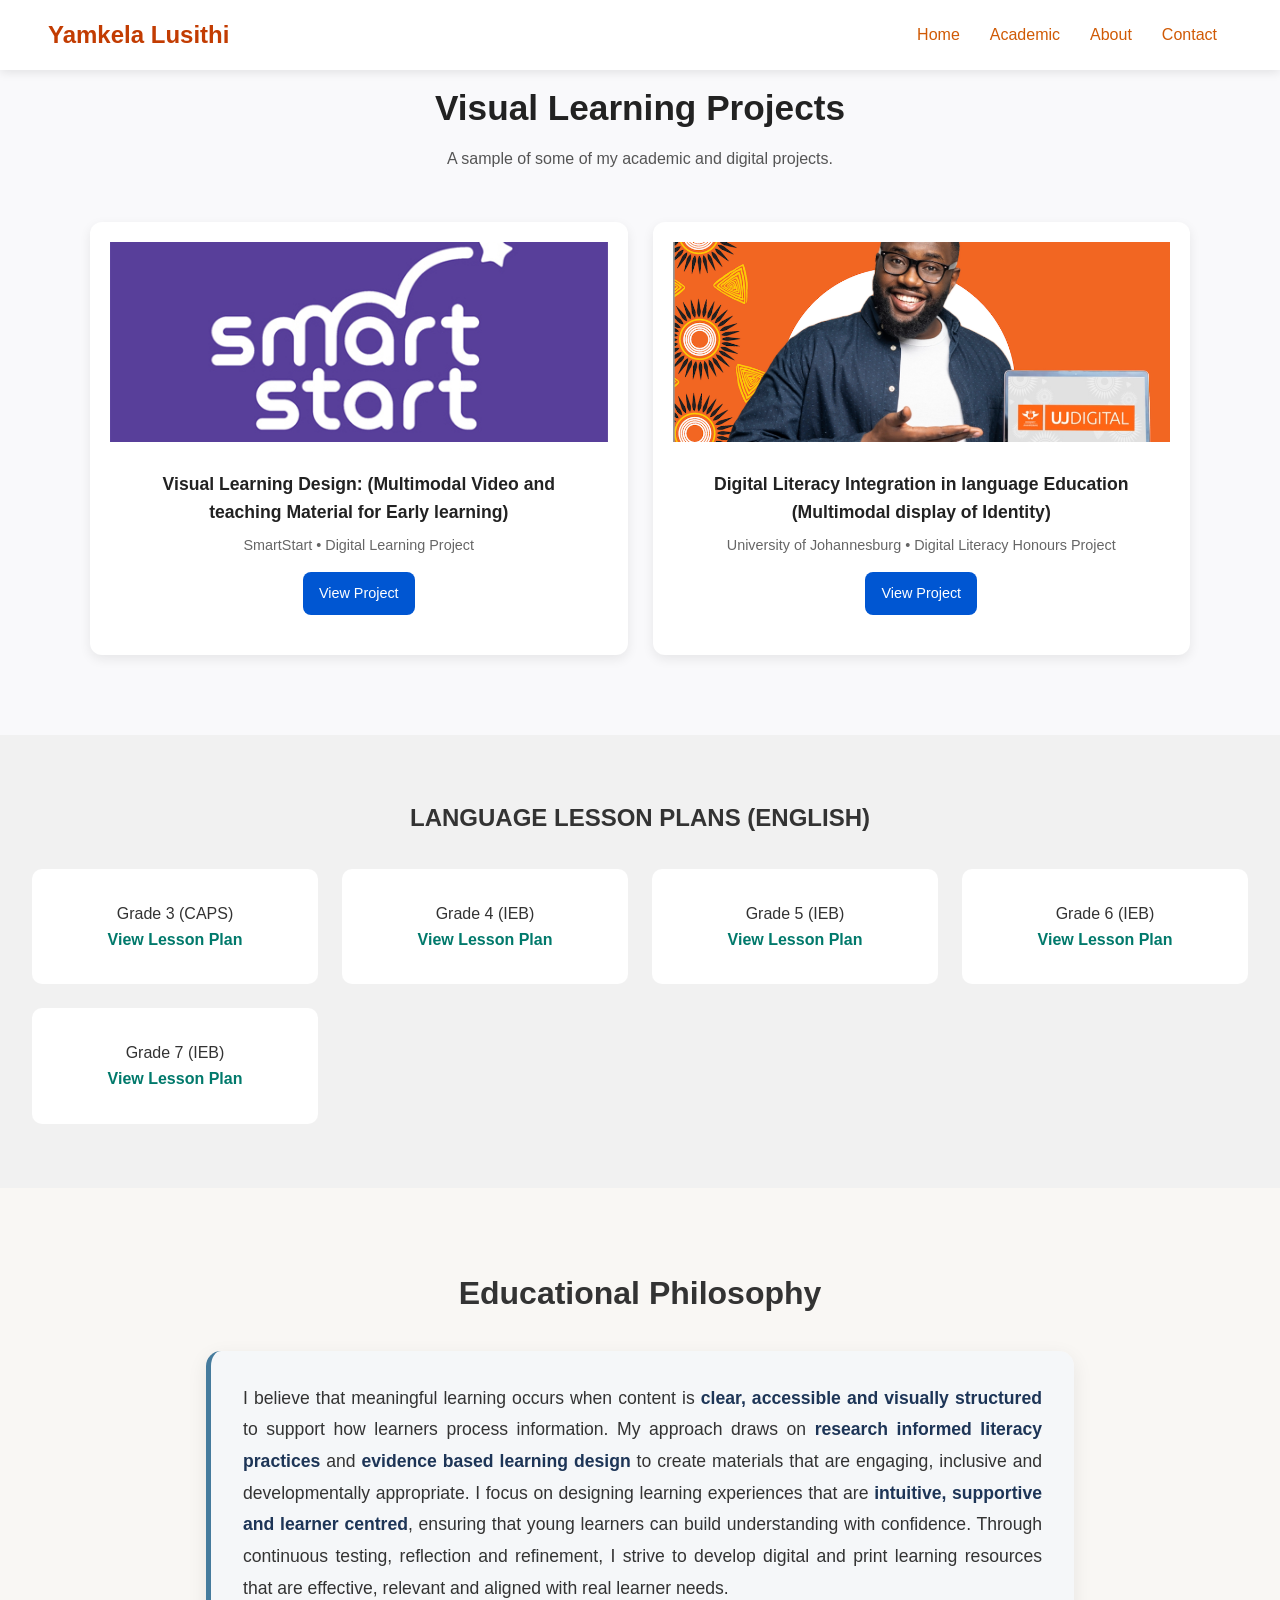
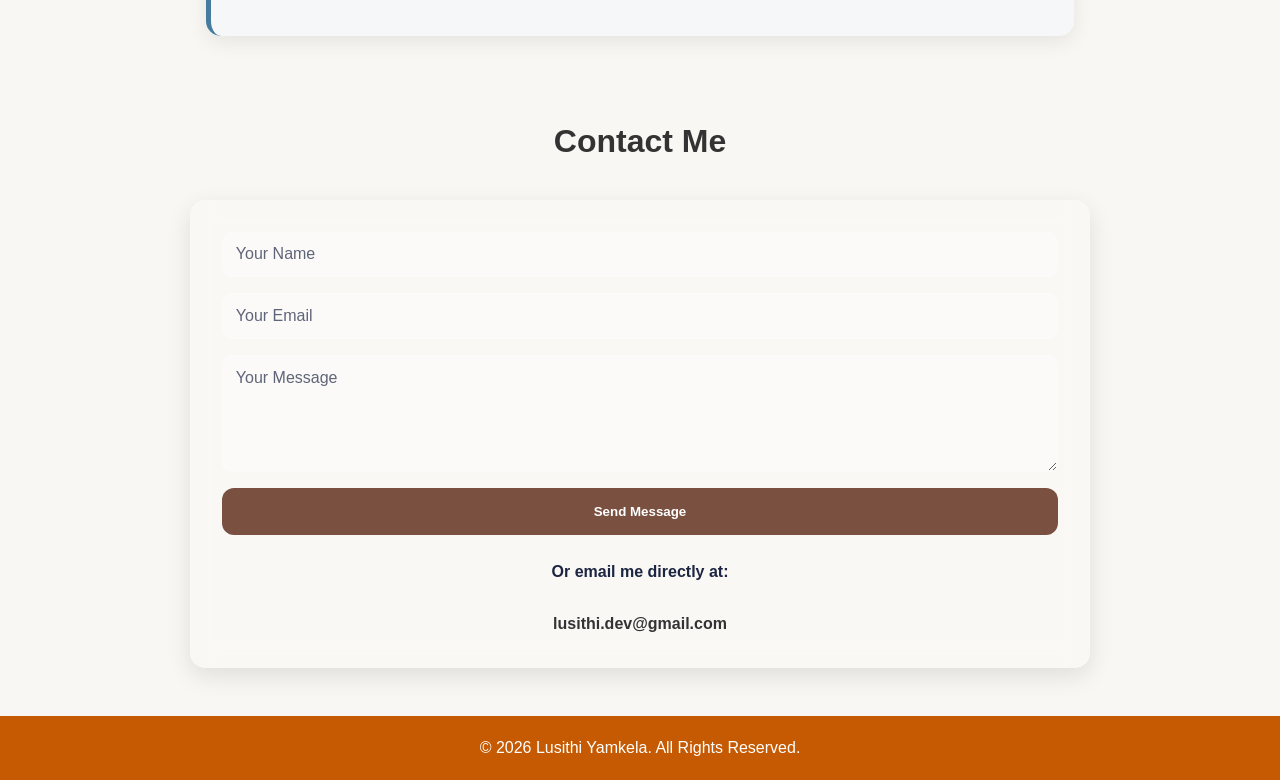
<file: index.html>
<!DOCTYPE html>
<html lang="en">
<head>
  <meta charset="UTF-8" />
  <meta name="viewport" content="width=device-width, initial-scale=1.0" />
  <title>Yamkela | VisuaL Learning Design</title>
  <link rel="stylesheet" href="style.css" />
</head>
<body>

<!-- Header -->
  <header>
    <h1 class="logo">Yamkela Lusithi</h1>
    <nav>
      <ul>
        <li><a href="#home">Home</a></li>
        <li><a href="#academic-work">Academic</a></li>
        <li><a href="#philosophy">About</a></li>
        <li><a href="#contact">Contact</a></li>
      </ul>
    </nav>
  </header>

<!-- Academic Work -->
<section id="academic-work" class="academic-section">
  <div class="container">
    <h2>Visual Learning Projects</h2>
    <p class="section-intro">A sample of some of my academic and digital projects.</p>

    <div class="projects-grid">
      <!-- Research Project 1 -->
      <div class="project-card">
        <img src="images/SmartStart Logo.jpg" alt="Research Essay Thumbnail">
        <div class="project-info">
          <h3>Visual Learning Design: (Multimodal Video and teaching Material for Early learning) </h3>
          <p>SmartStart • Digital Learning Project</p>
          
          <a href="https://drive.google.com/drive/folders/1bkVsmTOQL6CwbdrKukKHrqR-5eZeXtlB" target="_blank" class="view-btn">View Project</a>
        </div>
      </div>

      <!-- Research Project 2 -->
      <div class="project-card">
        <img src="images/Digital.png" alt="Digital Literacy Project Thumbnail">
        <div class="project-info">
          <h3>Digital Literacy Integration in language Education (Multimodal display of Identity)</h3>
          <p>University of Johannesburg • Digital Literacy Honours Project</p>
          <a href="Academic files/Lusithi, Submission of Multimodal Video Link.pdf" target="_blank" class="view-btn">View Project</a>
        </div>
      </div>

    </div>
  </div>
</section>


  <section id="lesson-plans" class="lesson-plans">
    <h2>LANGUAGE LESSON PLANS <strong>(ENGLISH)</strong> </h2>
    <div class="plans-grid">
      <div class="plan-card"><p>Grade 3 (CAPS)</p> <a href="lesson1.html">View Lesson Plan</a></div>
      <div class="plan-card"><p>Grade 4 (IEB)</p><a href="lesson2.html">View Lesson Plan</a></div>
      <div class="plan-card"><p>Grade 5 (IEB)</p><a href="lesson3.html">View Lesson Plan</a></div>
      <div class="plan-card"><p>Grade 6 (IEB)</p><a href="lesson4.html">View Lesson Plan</a></div>
      <div class="plan-card"><p>Grade 7 (IEB)</p><a href="lesson5.html">View Lesson Plan</a></div>
    </div>
  </section>

<!-- Philosophy -->
<section id="philosophy">
  <h2>Educational Philosophy</h2>
  <div class="philosophy-container">
    <p>
      I believe that meaningful learning occurs when content is <strong>clear, accessible and visually structured</strong> to support how learners process information. 
      My approach draws on <strong>research informed literacy practices</strong> and <strong>evidence based learning design</strong> to create materials that are engaging, inclusive and developmentally appropriate. 
      I focus on designing learning experiences that are <strong>intuitive, supportive and learner centred</strong>, ensuring that young learners can build understanding with confidence. 
      Through continuous testing, reflection and refinement, I strive to develop digital and print learning resources that are effective, relevant and aligned with real learner needs.
    </p>
  </div>
</section>


<!-- Contact -->
<section id="contact">
  <h2>Contact Me</h2>
  <div class="contact-container">
    <form>
      <input type="text" name="name" placeholder="Your Name" required>
      <input type="email" name="email" placeholder="Your Email" required>
      <textarea name="message" rows="5" placeholder="Your Message" required></textarea>
      <button type="submit">Send Message</button>
    </form>
    <p class="email-contact">Or email me directly at:</p>
  </br> 
    <p><strong>lusithi.dev@gmail.com</strong></p>
  </div>
</section>

  <footer>
    <p>&copy; 2026 Lusithi Yamkela. All Rights Reserved.</p>
  </footer>

    <script src="script.js"></script>
  </body>
</html>
</file>
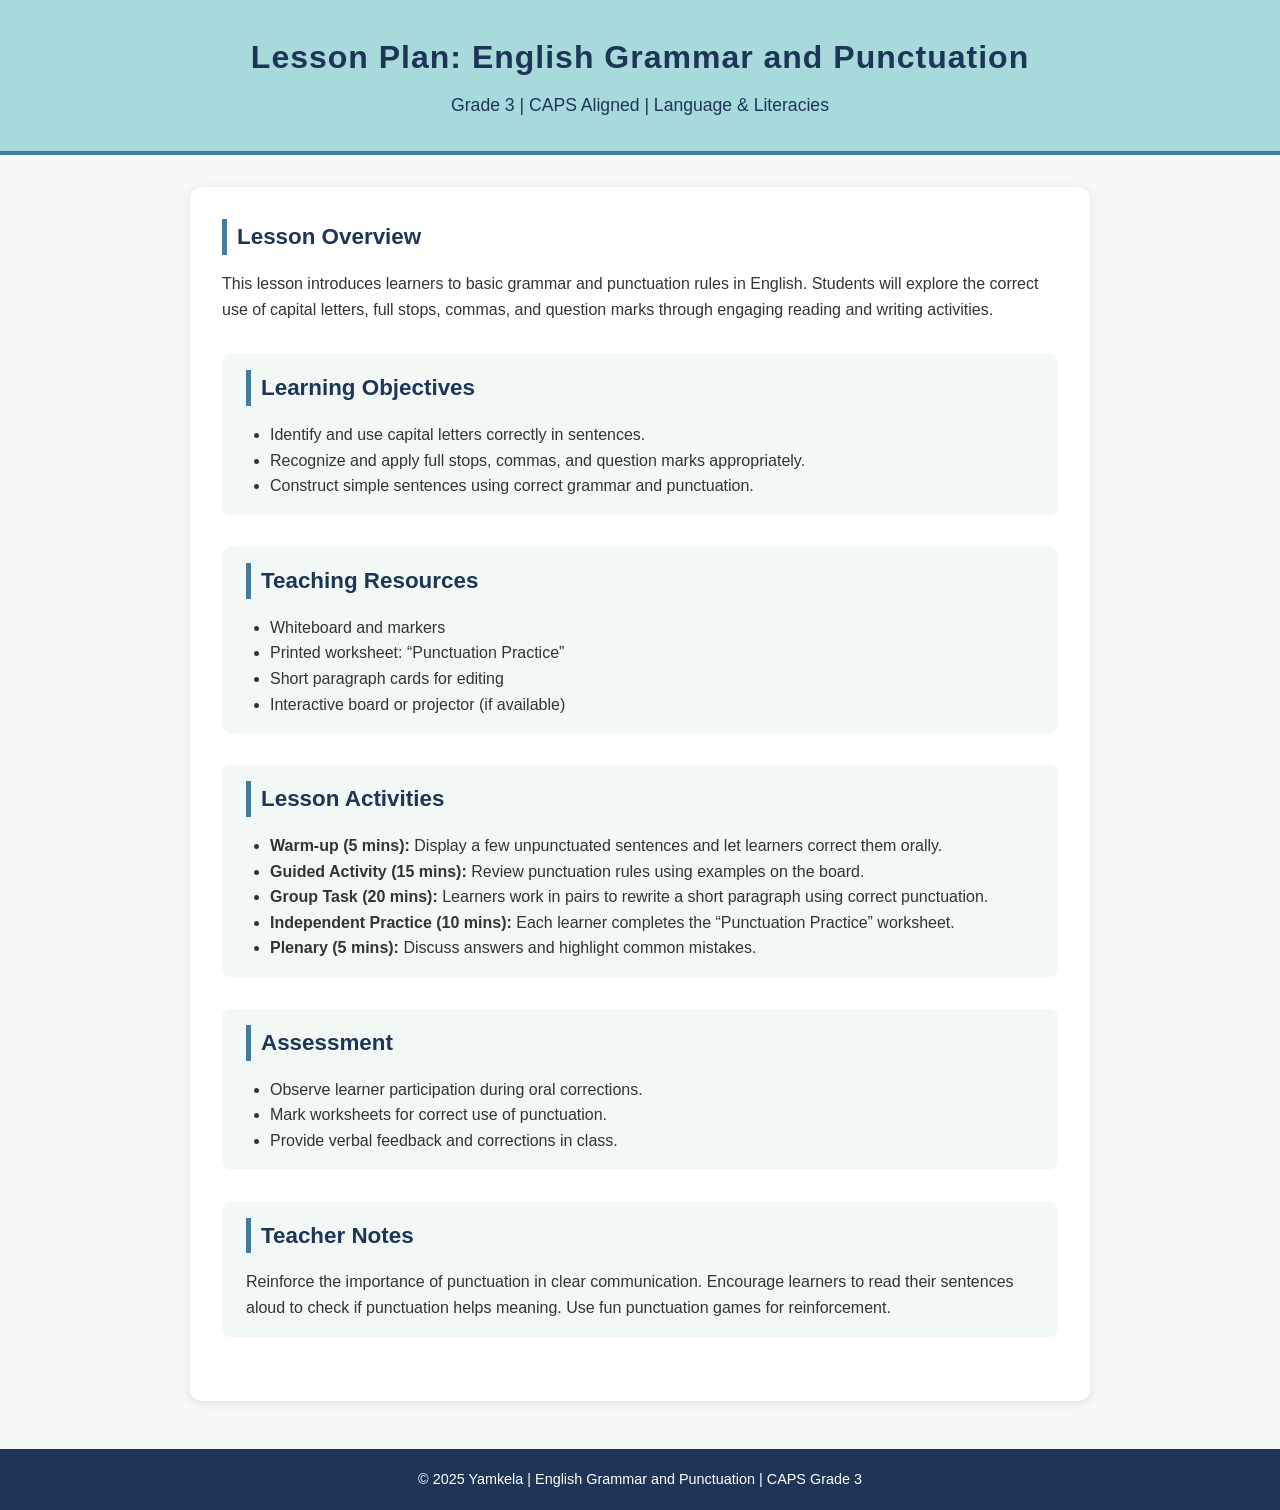
<file: lesson1.html>
<!DOCTYPE html>
<html lang="en">
<head>
  <meta charset="UTF-8" />
  <meta name="viewport" content="width=device-width, initial-scale=1.0" />
  <title>Lesson Plan: English Grammar & Punctuation | Grade 3</title>
  <style>
    * {
      box-sizing: border-box;
      margin: 0;
      padding: 0;
      font-family: "Poppins", sans-serif;
    }

    body {
      background-color: #f7f9f7;
      color: #333;
      line-height: 1.6;
      padding: 0;
      margin: 0;
    }

    header {
      background-color: #a8dadc;
      color: #1d3557;
      text-align: center;
      padding: 2rem 1rem;
      border-bottom: 4px solid #457b9d;
    }

    header h1 {
      font-size: 2rem;
      margin-bottom: 0.5rem;
      letter-spacing: 1px;
    }

    header p {
      font-size: 1.1rem;
      font-weight: 500;
    }

    main {
      max-width: 900px;
      margin: 2rem auto;
      background: #fff;
      padding: 2rem;
      border-radius: 12px;
      box-shadow: 0 2px 10px rgba(0,0,0,0.1);
    }

    section {
      margin-bottom: 2rem;
    }

    h2 {
      color: #1d3557;
      font-size: 1.4rem;
      border-left: 5px solid #457b9d;
      padding-left: 10px;
      margin-bottom: 1rem;
    }

    ul {
      list-style-type: disc;
      padding-left: 1.5rem;
    }

    .objectives, .resources, .activities, .assessment, .teacher-notes {
      background-color: #f1f8f6;
      padding: 1rem 1.5rem;
      border-radius: 8px;
      transition: all 0.3s ease;
    }

    .objectives:hover,
    .resources:hover,
    .activities:hover,
    .assessment:hover,
    .teacher-notes:hover {
      background-color: #e0f2f1;
    }

    footer {
      text-align: center;
      background: #1d3557;
      color: #fff;
      padding: 1.2rem 0;
      font-size: 0.9rem;
      margin-top: 3rem;
    }

    @media (max-width: 768px) {
      main {
        padding: 1.5rem;
      }

      header h1 {
        font-size: 1.6rem;
      }
    }
  </style>
</head>
<body>

  <header>
    <h1>Lesson Plan: English Grammar and Punctuation</h1>
    <p>Grade 3 | CAPS Aligned | Language & Literacies</p>
  </header>

  <main>
    <section class="overview">
      <h2>Lesson Overview</h2>
      <p>
        This lesson introduces learners to basic grammar and punctuation rules in English.
        Students will explore the correct use of capital letters, full stops, commas, and
        question marks through engaging reading and writing activities.
      </p>
    </section>

    <section class="objectives">
      <h2>Learning Objectives</h2>
      <ul>
        <li>Identify and use capital letters correctly in sentences.</li>
        <li>Recognize and apply full stops, commas, and question marks appropriately.</li>
        <li>Construct simple sentences using correct grammar and punctuation.</li>
      </ul>
    </section>

    <section class="resources">
      <h2>Teaching Resources</h2>
      <ul>
        <li>Whiteboard and markers</li>
        <li>Printed worksheet: “Punctuation Practice”</li>
        <li>Short paragraph cards for editing</li>
        <li>Interactive board or projector (if available)</li>
      </ul>
    </section>

    <section class="activities">
      <h2>Lesson Activities</h2>
      <ul>
        <li><strong>Warm-up (5 mins):</strong> Display a few unpunctuated sentences and let learners correct them orally.</li>
        <li><strong>Guided Activity (15 mins):</strong> Review punctuation rules using examples on the board.</li>
        <li><strong>Group Task (20 mins):</strong> Learners work in pairs to rewrite a short paragraph using correct punctuation.</li>
        <li><strong>Independent Practice (10 mins):</strong> Each learner completes the “Punctuation Practice” worksheet.</li>
        <li><strong>Plenary (5 mins):</strong> Discuss answers and highlight common mistakes.</li>
      </ul>
    </section>

    <section class="assessment">
      <h2>Assessment</h2>
      <ul>
        <li>Observe learner participation during oral corrections.</li>
        <li>Mark worksheets for correct use of punctuation.</li>
        <li>Provide verbal feedback and corrections in class.</li>
      </ul>
    </section>

    <section class="teacher-notes">
      <h2>Teacher Notes</h2>
      <p>
        Reinforce the importance of punctuation in clear communication. Encourage learners to read their
        sentences aloud to check if punctuation helps meaning. Use fun punctuation games for reinforcement.
      </p>
    </section>
  </main>

  <footer>
    <p>© 2025 Yamkela | English Grammar and Punctuation | CAPS Grade 3</p>
  </footer>

</body>
</html>
</file>
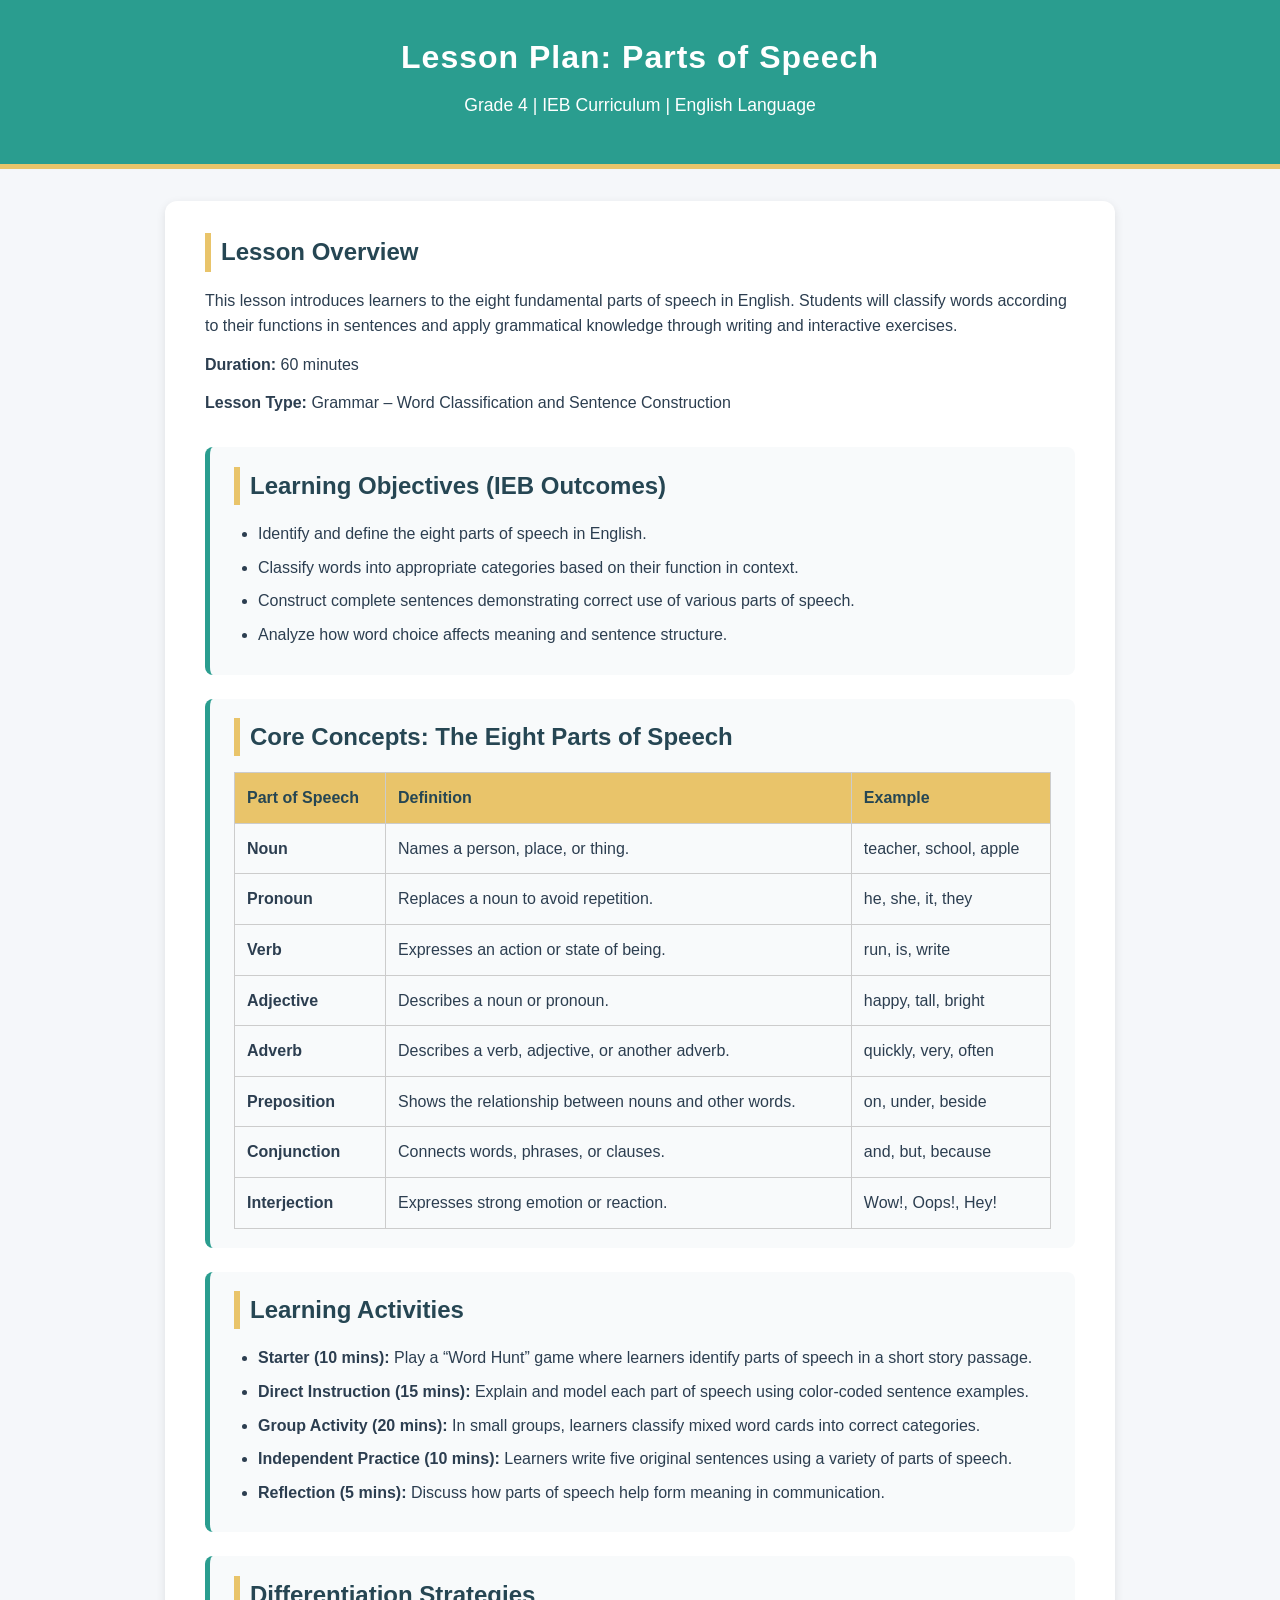
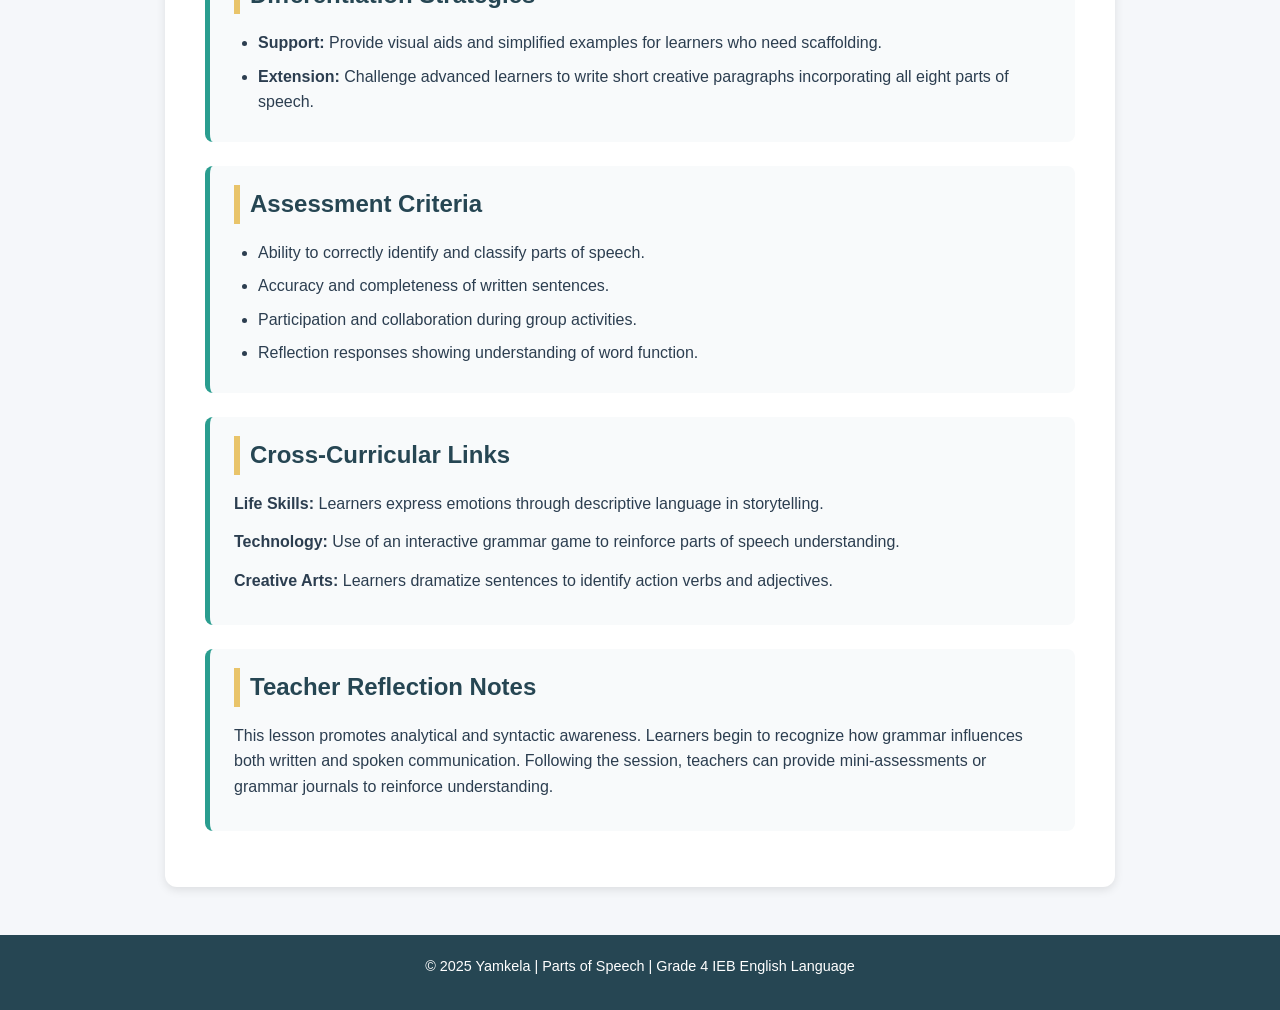
<file: lesson2.html>
<!DOCTYPE html>
<html lang="en">
<head>
  <meta charset="UTF-8" />
  <meta name="viewport" content="width=device-width, initial-scale=1.0" />
  <title>Lesson Plan: Parts of Speech | Grade 4 (IEB)</title>
  <style>
    * {
      box-sizing: border-box;
      margin: 0;
      padding: 0;
      font-family: "Poppins", sans-serif;
    }

    body {
      background-color: #f5f7fa;
      color: #2c3e50;
      line-height: 1.6;
    }

    header {
      background: #2a9d8f;
      color: #fff;
      text-align: center;
      padding: 2rem 1rem;
      border-bottom: 5px solid #e9c46a;
    }

    header h1 {
      font-size: 2rem;
      letter-spacing: 1px;
      margin-bottom: 0.5rem;
    }

    header p {
      font-weight: 500;
      font-size: 1.1rem;
    }

    main {
      max-width: 950px;
      margin: 2rem auto;
      background: #fff;
      border-radius: 12px;
      box-shadow: 0 3px 10px rgba(0,0,0,0.1);
      padding: 2rem 2.5rem;
    }

    section {
      margin-bottom: 2rem;
    }

    h2 {
      color: #264653;
      border-left: 6px solid #e9c46a;
      padding-left: 10px;
      font-size: 1.5rem;
      margin-bottom: 1rem;
    }

    ul {
      list-style-type: disc;
      padding-left: 1.5rem;
    }

    li {
      margin-bottom: 0.5rem;
    }

    p {
      margin-bottom: 0.8rem;
    }

    .box {
      background-color: #f8fafb;
      border-left: 5px solid #2a9d8f;
      padding: 1.2rem 1.5rem;
      border-radius: 8px;
      margin-bottom: 1.5rem;
      transition: 0.3s;
    }

    .box:hover {
      background-color: #ecfdf5;
    }

    .table-section table {
      width: 100%;
      border-collapse: collapse;
      margin-top: 1rem;
    }

    .table-section th, .table-section td {
      border: 1px solid #ccc;
      padding: 0.75rem;
      text-align: left;
    }

    .table-section th {
      background-color: #e9c46a;
      color: #264653;
    }

    footer {
      text-align: center;
      background: #264653;
      color: #fff;
      padding: 1.2rem 0;
      font-size: 0.9rem;
      margin-top: 3rem;
    }

    @media (max-width: 768px) {
      main {
        padding: 1.5rem;
      }

      header h1 {
        font-size: 1.7rem;
      }
    }
  </style>
</head>
<body>
  <header>
    <h1>Lesson Plan: Parts of Speech</h1>
    <p>Grade 4 | IEB Curriculum | English Language</p>
  </header>

  <main>
    <section>
      <h2>Lesson Overview</h2>
      <p>
        This lesson introduces learners to the eight fundamental parts of speech in English.
        Students will classify words according to their functions in sentences and apply
        grammatical knowledge through writing and interactive exercises.
      </p>
      <p><strong>Duration:</strong> 60 minutes</p>
      <p><strong>Lesson Type:</strong> Grammar – Word Classification and Sentence Construction</p>
    </section>

    <section class="box">
      <h2>Learning Objectives (IEB Outcomes)</h2>
      <ul>
        <li>Identify and define the eight parts of speech in English.</li>
        <li>Classify words into appropriate categories based on their function in context.</li>
        <li>Construct complete sentences demonstrating correct use of various parts of speech.</li>
        <li>Analyze how word choice affects meaning and sentence structure.</li>
      </ul>
    </section>

    <section class="box table-section">
      <h2>Core Concepts: The Eight Parts of Speech</h2>
      <table>
        <thead>
          <tr>
            <th>Part of Speech</th>
            <th>Definition</th>
            <th>Example</th>
          </tr>
        </thead>
        <tbody>
          <tr><td><strong>Noun</strong></td><td>Names a person, place, or thing.</td><td>teacher, school, apple</td></tr>
          <tr><td><strong>Pronoun</strong></td><td>Replaces a noun to avoid repetition.</td><td>he, she, it, they</td></tr>
          <tr><td><strong>Verb</strong></td><td>Expresses an action or state of being.</td><td>run, is, write</td></tr>
          <tr><td><strong>Adjective</strong></td><td>Describes a noun or pronoun.</td><td>happy, tall, bright</td></tr>
          <tr><td><strong>Adverb</strong></td><td>Describes a verb, adjective, or another adverb.</td><td>quickly, very, often</td></tr>
          <tr><td><strong>Preposition</strong></td><td>Shows the relationship between nouns and other words.</td><td>on, under, beside</td></tr>
          <tr><td><strong>Conjunction</strong></td><td>Connects words, phrases, or clauses.</td><td>and, but, because</td></tr>
          <tr><td><strong>Interjection</strong></td><td>Expresses strong emotion or reaction.</td><td>Wow!, Oops!, Hey!</td></tr>
        </tbody>
      </table>
    </section>

    <section class="box">
      <h2>Learning Activities</h2>
      <ul>
        <li><strong>Starter (10 mins):</strong> Play a “Word Hunt” game where learners identify parts of speech in a short story passage.</li>
        <li><strong>Direct Instruction (15 mins):</strong> Explain and model each part of speech using color-coded sentence examples.</li>
        <li><strong>Group Activity (20 mins):</strong> In small groups, learners classify mixed word cards into correct categories.</li>
        <li><strong>Independent Practice (10 mins):</strong> Learners write five original sentences using a variety of parts of speech.</li>
        <li><strong>Reflection (5 mins):</strong> Discuss how parts of speech help form meaning in communication.</li>
      </ul>
    </section>

    <section class="box">
      <h2>Differentiation Strategies</h2>
      <ul>
        <li><strong>Support:</strong> Provide visual aids and simplified examples for learners who need scaffolding.</li>
        <li><strong>Extension:</strong> Challenge advanced learners to write short creative paragraphs incorporating all eight parts of speech.</li>
      </ul>
    </section>

    <section class="box">
      <h2>Assessment Criteria</h2>
      <ul>
        <li>Ability to correctly identify and classify parts of speech.</li>
        <li>Accuracy and completeness of written sentences.</li>
        <li>Participation and collaboration during group activities.</li>
        <li>Reflection responses showing understanding of word function.</li>
      </ul>
    </section>

    <section class="box">
      <h2>Cross-Curricular Links</h2>
      <p><strong>Life Skills:</strong> Learners express emotions through descriptive language in storytelling.</p>
      <p><strong>Technology:</strong> Use of an interactive grammar game to reinforce parts of speech understanding.</p>
      <p><strong>Creative Arts:</strong> Learners dramatize sentences to identify action verbs and adjectives.</p>
    </section>

    <section class="box">
      <h2>Teacher Reflection Notes</h2>
      <p>
        This lesson promotes analytical and syntactic awareness. Learners begin to recognize how grammar
        influences both written and spoken communication. Following the session, teachers can provide
        mini-assessments or grammar journals to reinforce understanding.
      </p>
    </section>
  </main>

  <footer>
    <p>© 2025 Yamkela | Parts of Speech | Grade 4 IEB English Language</p>
  </footer>
</body>
</html>
</file>
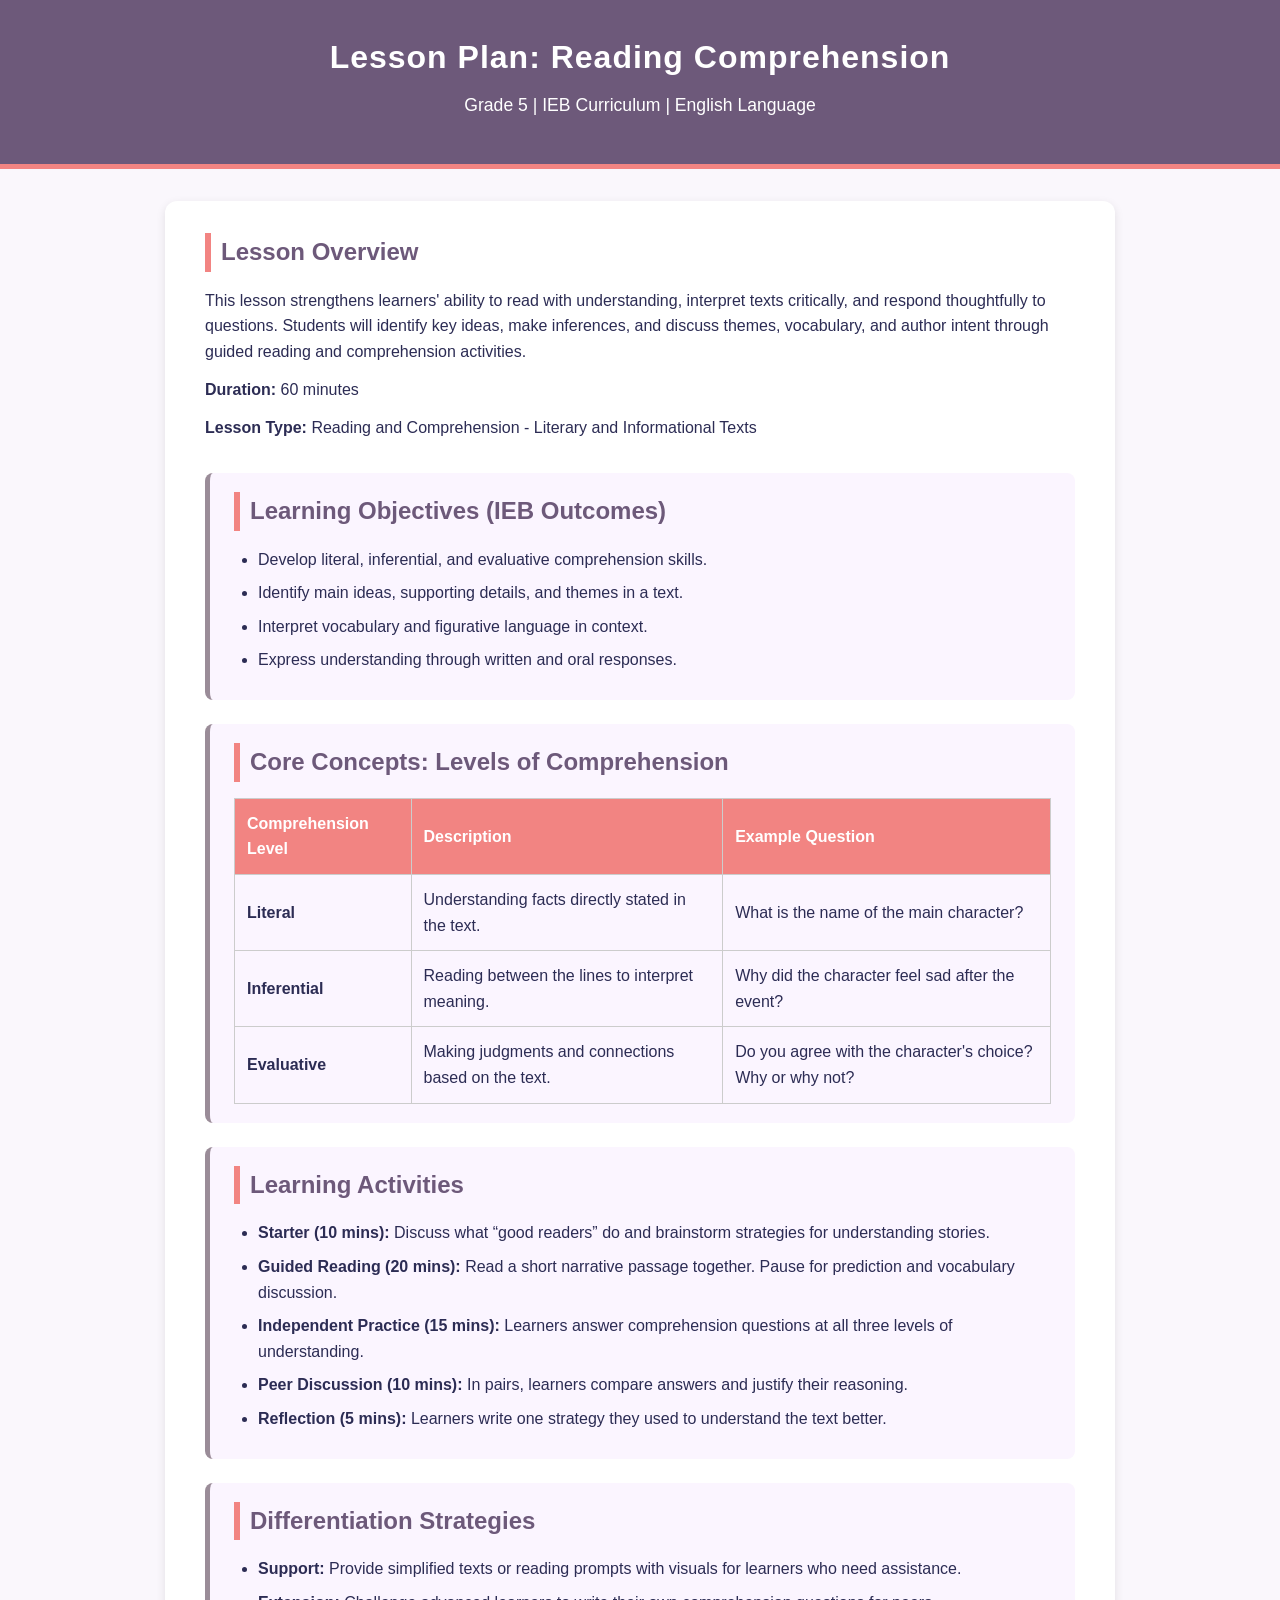
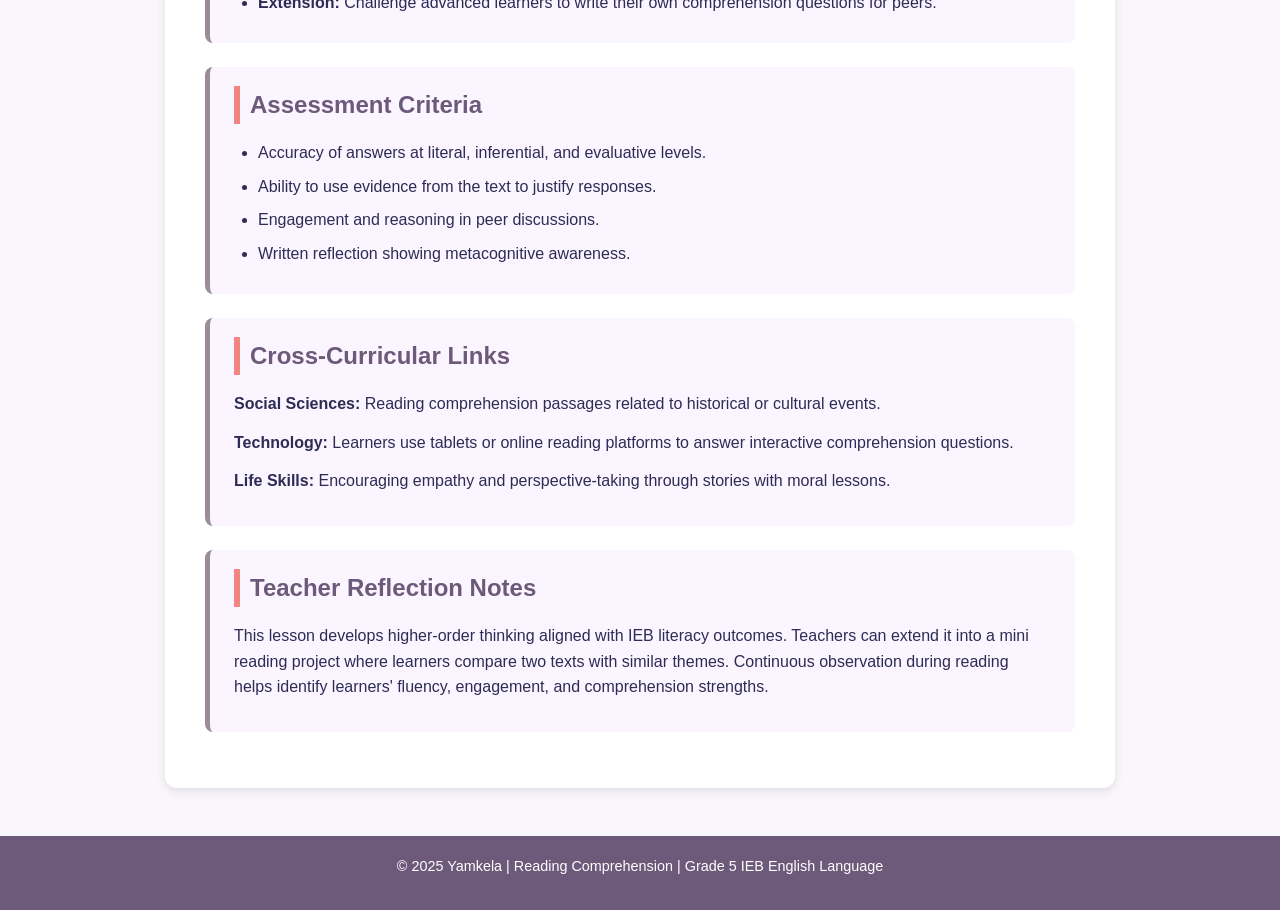
<file: lesson3.html>
<!DOCTYPE html>
<html lang="en">
<head>
  <meta charset="UTF-8" />
  <meta name="viewport" content="width=device-width, initial-scale=1.0" />
  <title>Lesson Plan: Reading Comprehension | Grade 5 (IEB)</title>
  <style>
    * {
      box-sizing: border-box;
      margin: 0;
      padding: 0;
      font-family: "Poppins", sans-serif;
    }

    body {
      background-color: #faf7fc;
      color: #2c2c54;
      line-height: 1.6;
    }

    header {
      background: #6d597a;
      color: #fff;
      text-align: center;
      padding: 2rem 1rem;
      border-bottom: 5px solid #f28482;
    }

    header h1 {
      font-size: 2rem;
      margin-bottom: 0.5rem;
      letter-spacing: 1px;
    }

    header p {
      font-weight: 500;
      font-size: 1.1rem;
    }

    main {
      max-width: 950px;
      margin: 2rem auto;
      background: #fff;
      border-radius: 12px;
      box-shadow: 0 3px 10px rgba(0,0,0,0.1);
      padding: 2rem 2.5rem;
    }

    section {
      margin-bottom: 2rem;
    }

    h2 {
      color: #6d597a;
      border-left: 6px solid #f28482;
      padding-left: 10px;
      font-size: 1.5rem;
      margin-bottom: 1rem;
    }

    ul {
      list-style-type: disc;
      padding-left: 1.5rem;
    }

    li {
      margin-bottom: 0.5rem;
    }

    p {
      margin-bottom: 0.8rem;
    }

    .box {
      background-color: #fbf5ff;
      border-left: 5px solid #9a8c98;
      padding: 1.2rem 1.5rem;
      border-radius: 8px;
      margin-bottom: 1.5rem;
      transition: 0.3s;
    }

    .box:hover {
      background-color: #f9ebff;
    }

    .table-section table {
      width: 100%;
      border-collapse: collapse;
      margin-top: 1rem;
    }

    .table-section th, .table-section td {
      border: 1px solid #ccc;
      padding: 0.75rem;
      text-align: left;
    }

    .table-section th {
      background-color: #f28482;
      color: #fff;
    }

    footer {
      text-align: center;
      background: #6d597a;
      color: #fff;
      padding: 1.2rem 0;
      font-size: 0.9rem;
      margin-top: 3rem;
    }

    @media (max-width: 768px) {
      main {
        padding: 1.5rem;
      }

      header h1 {
        font-size: 1.7rem;
      }
    }
  </style>
</head>
<body>

  <header>
    <h1>Lesson Plan: Reading Comprehension</h1>
    <p>Grade 5 | IEB Curriculum | English Language</p>
  </header>

  <main>
    <section>
      <h2>Lesson Overview</h2>
      <p>
        This lesson strengthens learners' ability to read with understanding, interpret texts critically,
        and respond thoughtfully to questions. Students will identify key ideas, make inferences, and discuss
        themes, vocabulary, and author intent through guided reading and comprehension activities.
      </p>
      <p><strong>Duration:</strong> 60 minutes</p>
      <p><strong>Lesson Type:</strong> Reading and Comprehension - Literary and Informational Texts</p>
    </section>

    <section class="box">
      <h2>Learning Objectives (IEB Outcomes)</h2>
      <ul>
        <li>Develop literal, inferential, and evaluative comprehension skills.</li>
        <li>Identify main ideas, supporting details, and themes in a text.</li>
        <li>Interpret vocabulary and figurative language in context.</li>
        <li>Express understanding through written and oral responses.</li>
      </ul>
    </section>

    <section class="box table-section">
      <h2>Core Concepts: Levels of Comprehension</h2>
      <table>
        <thead>
          <tr>
            <th>Comprehension Level</th>
            <th>Description</th>
            <th>Example Question</th>
          </tr>
        </thead>
        <tbody>
          <tr>
            <td><strong>Literal</strong></td>
            <td>Understanding facts directly stated in the text.</td>
            <td>What is the name of the main character?</td>
          </tr>
          <tr>
            <td><strong>Inferential</strong></td>
            <td>Reading between the lines to interpret meaning.</td>
            <td>Why did the character feel sad after the event?</td>
          </tr>
          <tr>
            <td><strong>Evaluative</strong></td>
            <td>Making judgments and connections based on the text.</td>
            <td>Do you agree with the character's choice? Why or why not?</td>
          </tr>
        </tbody>
      </table>
    </section>

    <section class="box">
      <h2>Learning Activities</h2>
      <ul>
        <li><strong>Starter (10 mins):</strong> Discuss what “good readers” do and brainstorm strategies for understanding stories.</li>
        <li><strong>Guided Reading (20 mins):</strong> Read a short narrative passage together. Pause for prediction and vocabulary discussion.</li>
        <li><strong>Independent Practice (15 mins):</strong> Learners answer comprehension questions at all three levels of understanding.</li>
        <li><strong>Peer Discussion (10 mins):</strong> In pairs, learners compare answers and justify their reasoning.</li>
        <li><strong>Reflection (5 mins):</strong> Learners write one strategy they used to understand the text better.</li>
      </ul>
    </section>

    <section class="box">
      <h2>Differentiation Strategies</h2>
      <ul>
        <li><strong>Support:</strong> Provide simplified texts or reading prompts with visuals for learners who need assistance.</li>
        <li><strong>Extension:</strong> Challenge advanced learners to write their own comprehension questions for peers.</li>
      </ul>
    </section>

    <section class="box">
      <h2>Assessment Criteria</h2>
      <ul>
        <li>Accuracy of answers at literal, inferential, and evaluative levels.</li>
        <li>Ability to use evidence from the text to justify responses.</li>
        <li>Engagement and reasoning in peer discussions.</li>
        <li>Written reflection showing metacognitive awareness.</li>
      </ul>
    </section>

    <section class="box">
      <h2>Cross-Curricular Links</h2>
      <p><strong>Social Sciences:</strong> Reading comprehension passages related to historical or cultural events.</p>
      <p><strong>Technology:</strong> Learners use tablets or online reading platforms to answer interactive comprehension questions.</p>
      <p><strong>Life Skills:</strong> Encouraging empathy and perspective-taking through stories with moral lessons.</p>
    </section>

    <section class="box">
      <h2>Teacher Reflection Notes</h2>
      <p>
        This lesson develops higher-order thinking aligned with IEB literacy outcomes. Teachers can extend it
        into a mini reading project where learners compare two texts with similar themes. Continuous observation
        during reading helps identify learners' fluency, engagement, and comprehension strengths.
      </p>
    </section>
  </main>

  <footer>
    <p>© 2025 Yamkela | Reading Comprehension | Grade 5 IEB English Language</p>
  </footer>
</body>
</html>
</file>
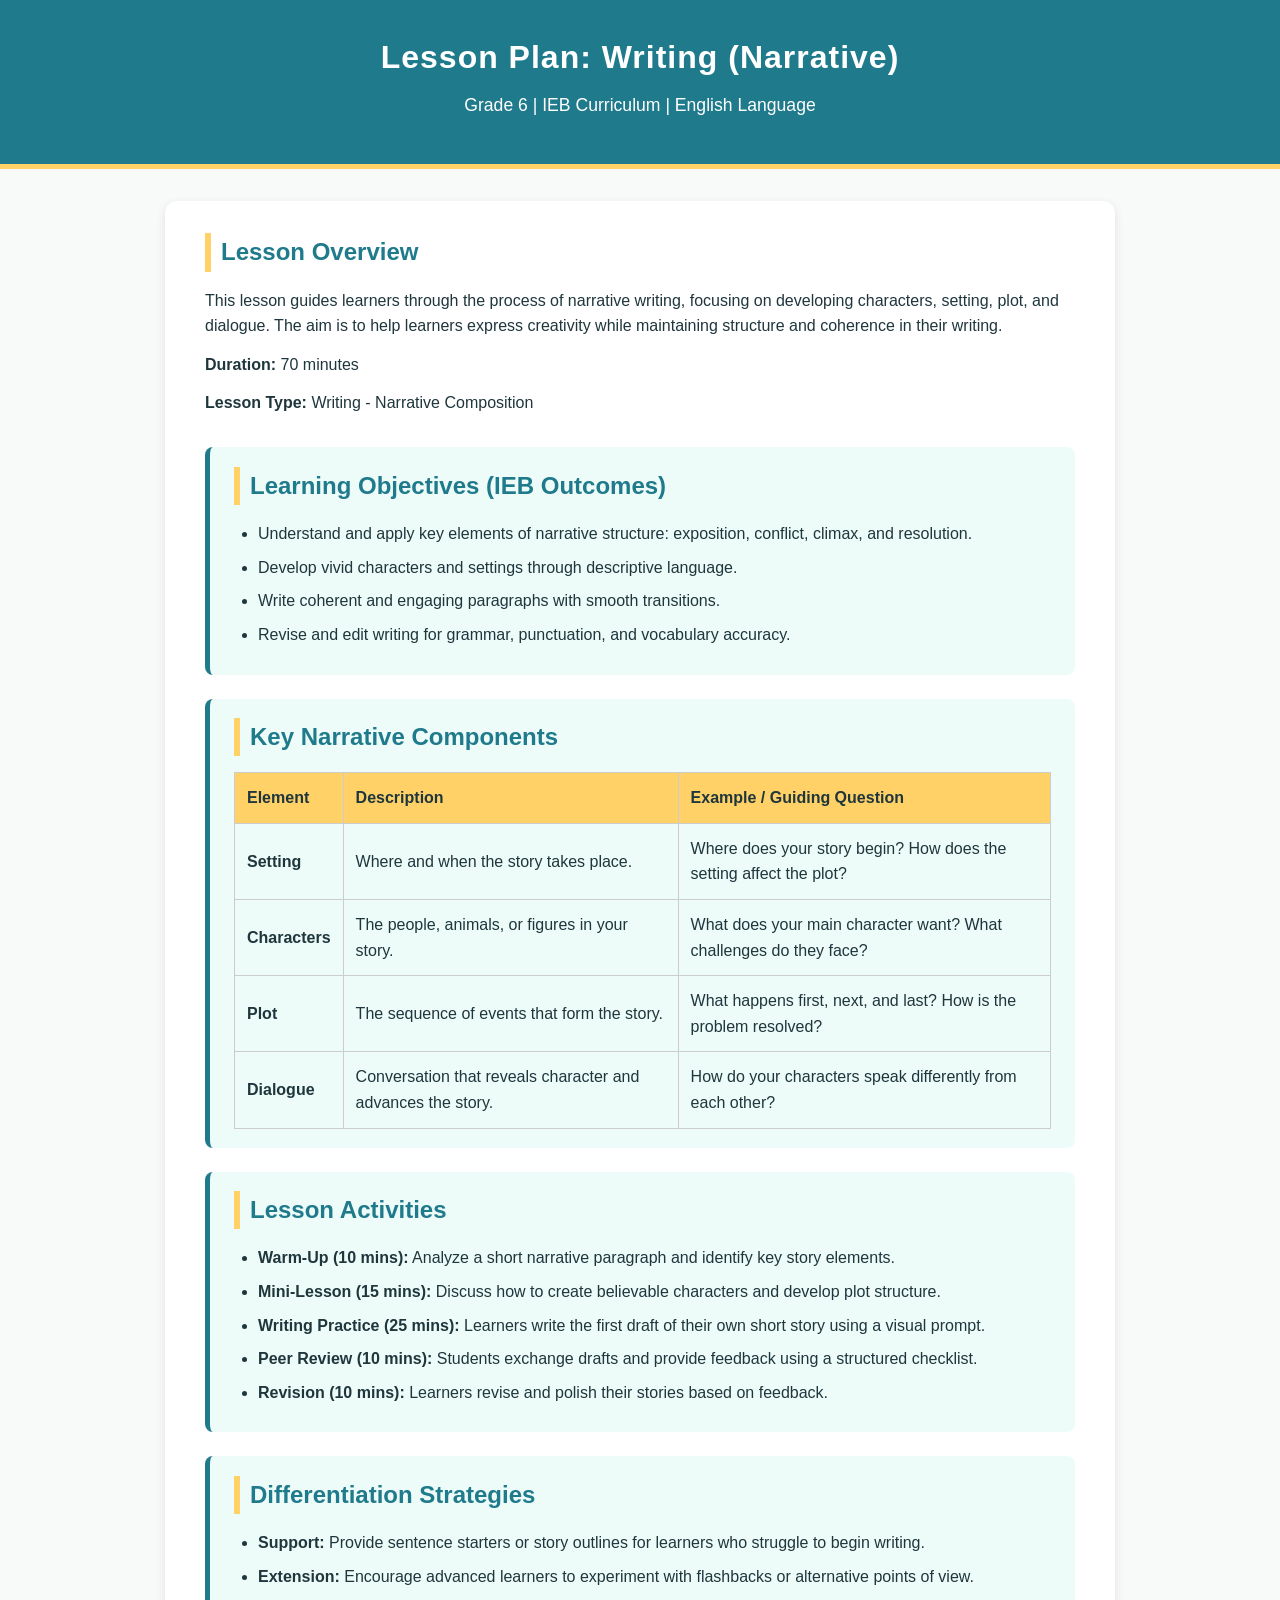
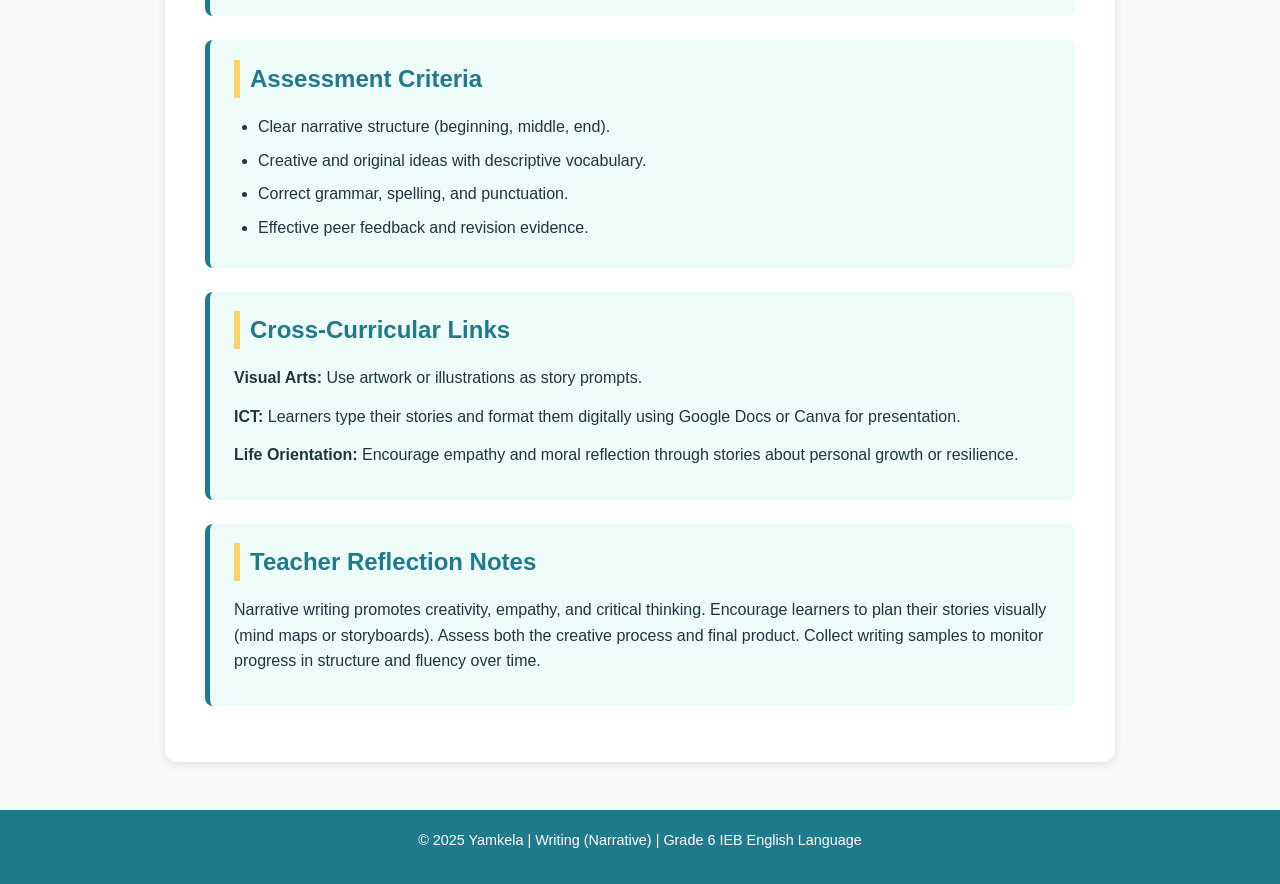
<file: lesson4.html>
<!DOCTYPE html>
<html lang="en">
<head>
  <meta charset="UTF-8" />
  <meta name="viewport" content="width=device-width, initial-scale=1.0" />
  <title>Lesson Plan: Writing (Narrative) | Grade 6 (IEB)</title>
  <style>
    * {
      box-sizing: border-box;
      margin: 0;
      padding: 0;
      font-family: "Poppins", sans-serif;
    }

    body {
      background-color: #f7faf9;
      color: #1f363d;
      line-height: 1.6;
    }

    header {
      background: #1f7a8c;
      color: #fff;
      text-align: center;
      padding: 2rem 1rem;
      border-bottom: 5px solid #ffd166;
    }

    header h1 {
      font-size: 2rem;
      margin-bottom: 0.5rem;
      letter-spacing: 1px;
    }

    header p {
      font-weight: 500;
      font-size: 1.1rem;
    }

    main {
      max-width: 950px;
      margin: 2rem auto;
      background: #ffffff;
      border-radius: 12px;
      box-shadow: 0 3px 10px rgba(0,0,0,0.1);
      padding: 2rem 2.5rem;
    }

    section {
      margin-bottom: 2rem;
    }

    h2 {
      color: #1f7a8c;
      border-left: 6px solid #ffd166;
      padding-left: 10px;
      font-size: 1.5rem;
      margin-bottom: 1rem;
    }

    ul {
      list-style-type: disc;
      padding-left: 1.5rem;
    }

    li {
      margin-bottom: 0.5rem;
    }

    p {
      margin-bottom: 0.8rem;
    }

    .box {
      background-color: #eefcf9;
      border-left: 5px solid #1f7a8c;
      padding: 1.2rem 1.5rem;
      border-radius: 8px;
      margin-bottom: 1.5rem;
      transition: 0.3s;
    }

    .box:hover {
      background-color: #dffaf4;
    }

    .table-section table {
      width: 100%;
      border-collapse: collapse;
      margin-top: 1rem;
    }

    .table-section th, .table-section td {
      border: 1px solid #ccc;
      padding: 0.75rem;
      text-align: left;
    }

    .table-section th {
      background-color: #ffd166;
      color: #1f363d;
    }

    footer {
      text-align: center;
      background: #1f7a8c;
      color: #fff;
      padding: 1.2rem 0;
      font-size: 0.9rem;
      margin-top: 3rem;
    }

    @media (max-width: 768px) {
      main {
        padding: 1.5rem;
      }

      header h1 {
        font-size: 1.7rem;
      }
    }
  </style>
</head>
<body>

  <header>
    <h1>Lesson Plan: Writing (Narrative)</h1>
    <p>Grade 6 | IEB Curriculum | English Language</p>
  </header>

  <main>
    <section>
      <h2>Lesson Overview</h2>
      <p>
        This lesson guides learners through the process of narrative writing, focusing on developing characters,
        setting, plot, and dialogue. The aim is to help learners express creativity while maintaining structure
        and coherence in their writing.
      </p>
      <p><strong>Duration:</strong> 70 minutes</p>
      <p><strong>Lesson Type:</strong> Writing - Narrative Composition</p>
    </section>

    <section class="box">
      <h2>Learning Objectives (IEB Outcomes)</h2>
      <ul>
        <li>Understand and apply key elements of narrative structure: exposition, conflict, climax, and resolution.</li>
        <li>Develop vivid characters and settings through descriptive language.</li>
        <li>Write coherent and engaging paragraphs with smooth transitions.</li>
        <li>Revise and edit writing for grammar, punctuation, and vocabulary accuracy.</li>
      </ul>
    </section>

    <section class="box table-section">
      <h2>Key Narrative Components</h2>
      <table>
        <thead>
          <tr>
            <th>Element</th>
            <th>Description</th>
            <th>Example / Guiding Question</th>
          </tr>
        </thead>
        <tbody>
          <tr>
            <td><strong>Setting</strong></td>
            <td>Where and when the story takes place.</td>
            <td>Where does your story begin? How does the setting affect the plot?</td>
          </tr>
          <tr>
            <td><strong>Characters</strong></td>
            <td>The people, animals, or figures in your story.</td>
            <td>What does your main character want? What challenges do they face?</td>
          </tr>
          <tr>
            <td><strong>Plot</strong></td>
            <td>The sequence of events that form the story.</td>
            <td>What happens first, next, and last? How is the problem resolved?</td>
          </tr>
          <tr>
            <td><strong>Dialogue</strong></td>
            <td>Conversation that reveals character and advances the story.</td>
            <td>How do your characters speak differently from each other?</td>
          </tr>
        </tbody>
      </table>
    </section>

    <section class="box">
      <h2>Lesson Activities</h2>
      <ul>
        <li><strong>Warm-Up (10 mins):</strong> Analyze a short narrative paragraph and identify key story elements.</li>
        <li><strong>Mini-Lesson (15 mins):</strong> Discuss how to create believable characters and develop plot structure.</li>
        <li><strong>Writing Practice (25 mins):</strong> Learners write the first draft of their own short story using a visual prompt.</li>
        <li><strong>Peer Review (10 mins):</strong> Students exchange drafts and provide feedback using a structured checklist.</li>
        <li><strong>Revision (10 mins):</strong> Learners revise and polish their stories based on feedback.</li>
      </ul>
    </section>

    <section class="box">
      <h2>Differentiation Strategies</h2>
      <ul>
        <li><strong>Support:</strong> Provide sentence starters or story outlines for learners who struggle to begin writing.</li>
        <li><strong>Extension:</strong> Encourage advanced learners to experiment with flashbacks or alternative points of view.</li>
      </ul>
    </section>

    <section class="box">
      <h2>Assessment Criteria</h2>
      <ul>
        <li>Clear narrative structure (beginning, middle, end).</li>
        <li>Creative and original ideas with descriptive vocabulary.</li>
        <li>Correct grammar, spelling, and punctuation.</li>
        <li>Effective peer feedback and revision evidence.</li>
      </ul>
    </section>

    <section class="box">
      <h2>Cross-Curricular Links</h2>
      <p><strong>Visual Arts:</strong> Use artwork or illustrations as story prompts.</p>
      <p><strong>ICT:</strong> Learners type their stories and format them digitally using Google Docs or Canva for presentation.</p>
      <p><strong>Life Orientation:</strong> Encourage empathy and moral reflection through stories about personal growth or resilience.</p>
    </section>

    <section class="box">
      <h2>Teacher Reflection Notes</h2>
      <p>
        Narrative writing promotes creativity, empathy, and critical thinking. Encourage learners to plan
        their stories visually (mind maps or storyboards). Assess both the creative process and final product.
        Collect writing samples to monitor progress in structure and fluency over time.
      </p>
    </section>
  </main>

  <footer>
    <p>© 2025 Yamkela | Writing (Narrative) | Grade 6 IEB English Language</p>
  </footer>
</body>
</html>
</file>
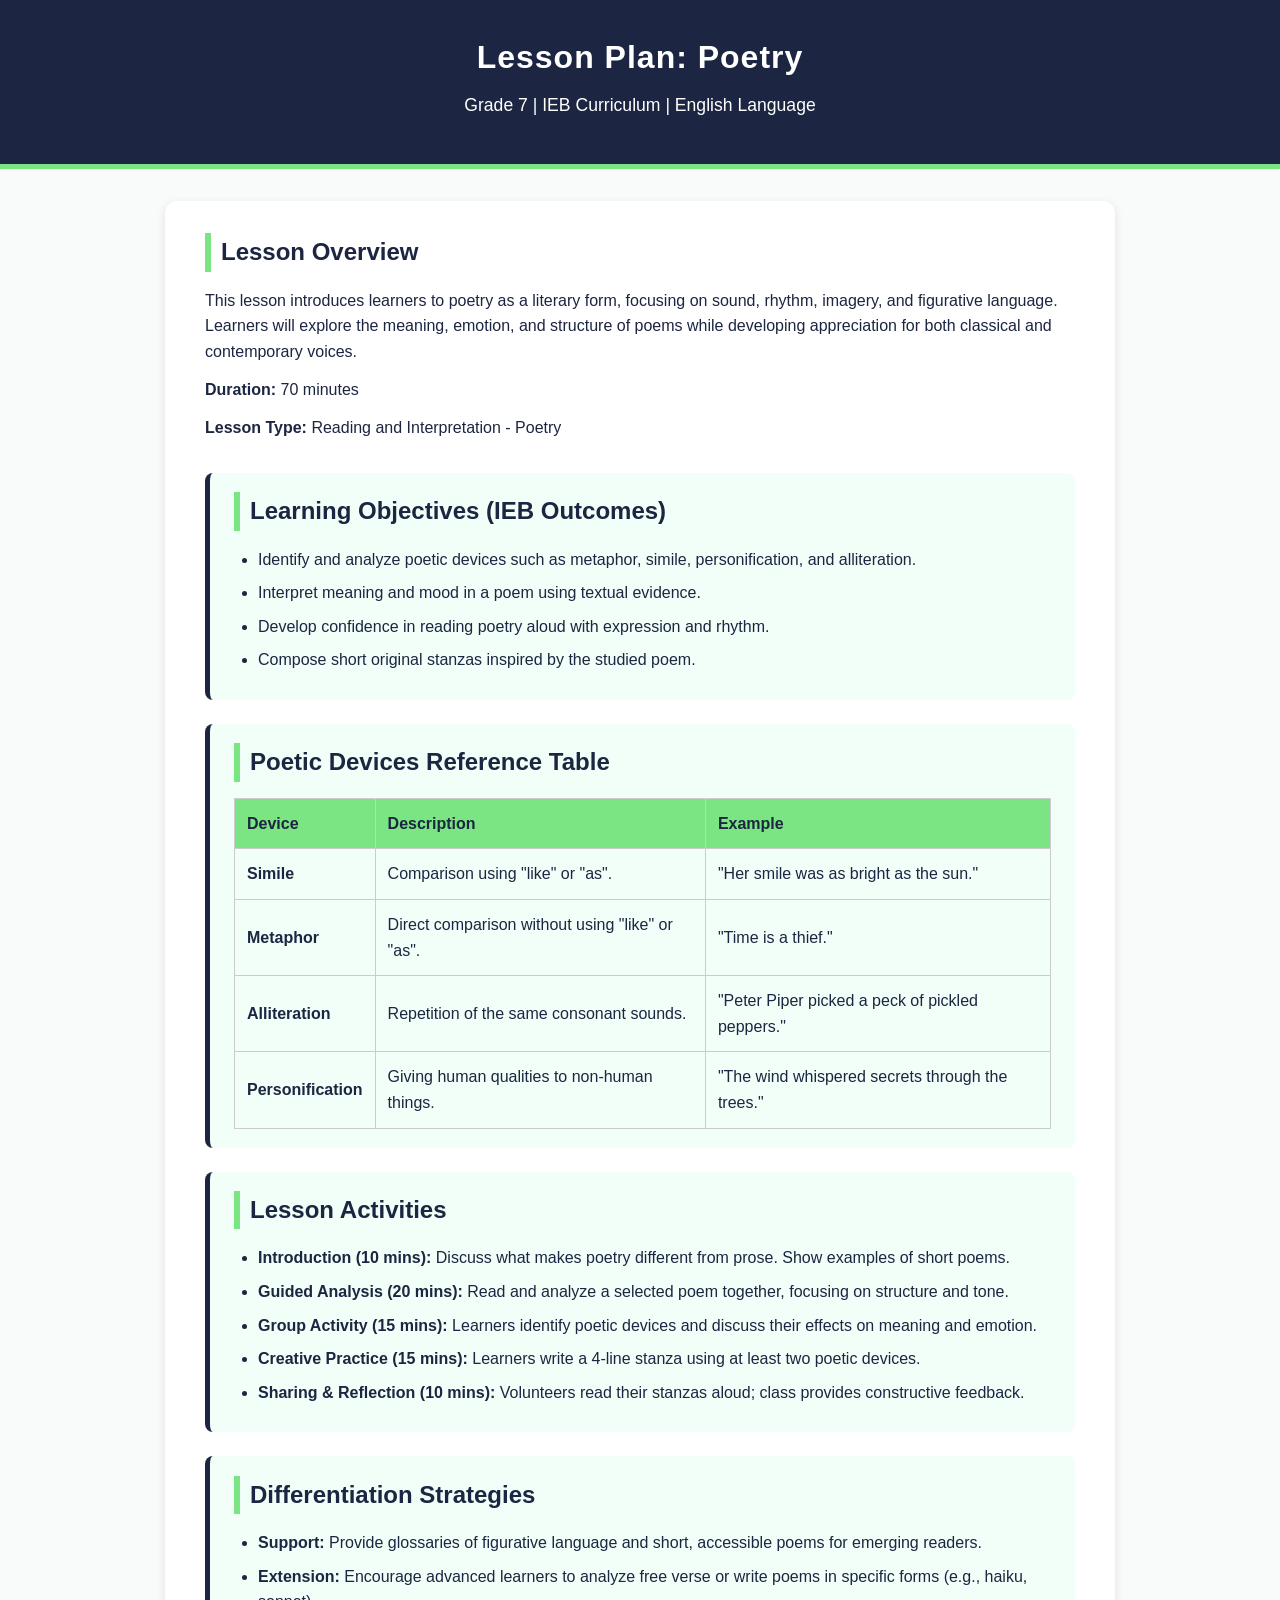
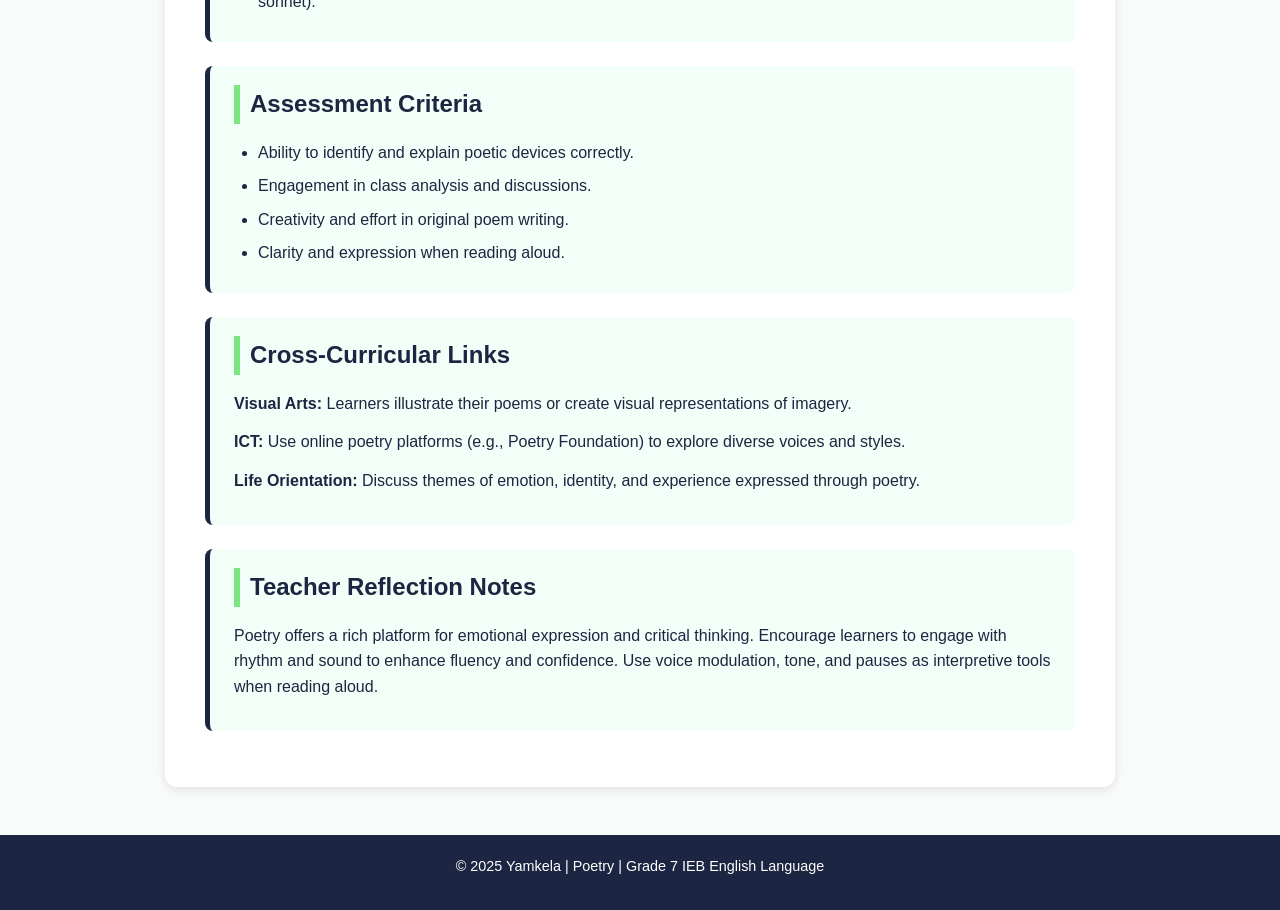
<file: lesson5.html>
<!DOCTYPE html>
<html lang="en">
<head>
  <meta charset="UTF-8" />
  <meta name="viewport" content="width=device-width, initial-scale=1.0" />
  <title>Lesson Plan: Poetry | Grade 7 (IEB)</title>
  <style>
    * {
      box-sizing: border-box;
      margin: 0;
      padding: 0;
      font-family: "Poppins", sans-serif;
    }

    body {
      background-color: #f8fbfa;
      color: #1c2541;
      line-height: 1.6;
    }

    header {
      background: #1c2541;
      color: #fff;
      text-align: center;
      padding: 2rem 1rem;
      border-bottom: 5px solid #7ae582;
    }

    header h1 {
      font-size: 2rem;
      margin-bottom: 0.5rem;
      letter-spacing: 1px;
    }

    header p {
      font-weight: 500;
      font-size: 1.1rem;
    }

    main {
      max-width: 950px;
      margin: 2rem auto;
      background: #ffffff;
      border-radius: 12px;
      box-shadow: 0 3px 10px rgba(0,0,0,0.1);
      padding: 2rem 2.5rem;
    }

    section {
      margin-bottom: 2rem;
    }

    h2 {
      color: #1c2541;
      border-left: 6px solid #7ae582;
      padding-left: 10px;
      font-size: 1.5rem;
      margin-bottom: 1rem;
    }

    ul {
      list-style-type: disc;
      padding-left: 1.5rem;
    }

    li {
      margin-bottom: 0.5rem;
    }

    p {
      margin-bottom: 0.8rem;
    }

    .box {
      background-color: #f2fff8;
      border-left: 5px solid #1c2541;
      padding: 1.2rem 1.5rem;
      border-radius: 8px;
      margin-bottom: 1.5rem;
      transition: 0.3s;
    }

    .box:hover {
      background-color: #e6ffef;
    }

    .table-section table {
      width: 100%;
      border-collapse: collapse;
      margin-top: 1rem;
    }

    .table-section th, .table-section td {
      border: 1px solid #ccc;
      padding: 0.75rem;
      text-align: left;
    }

    .table-section th {
      background-color: #7ae582;
      color: #1c2541;
    }

    footer {
      text-align: center;
      background: #1c2541;
      color: #fff;
      padding: 1.2rem 0;
      font-size: 0.9rem;
      margin-top: 3rem;
    }

    @media (max-width: 768px) {
      main {
        padding: 1.5rem;
      }

      header h1 {
        font-size: 1.7rem;
      }
    }
  </style>
</head>
<body>

  <header>
    <h1>Lesson Plan: Poetry</h1>
    <p>Grade 7 | IEB Curriculum | English Language</p>
  </header>

  <main>
    <section>
      <h2>Lesson Overview</h2>
      <p>
        This lesson introduces learners to poetry as a literary form, focusing on sound, rhythm, imagery, and figurative language. 
        Learners will explore the meaning, emotion, and structure of poems while developing appreciation for both classical and contemporary voices.
      </p>
      <p><strong>Duration:</strong> 70 minutes</p>
      <p><strong>Lesson Type:</strong> Reading and Interpretation - Poetry</p>
    </section>

    <section class="box">
      <h2>Learning Objectives (IEB Outcomes)</h2>
      <ul>
        <li>Identify and analyze poetic devices such as metaphor, simile, personification, and alliteration.</li>
        <li>Interpret meaning and mood in a poem using textual evidence.</li>
        <li>Develop confidence in reading poetry aloud with expression and rhythm.</li>
        <li>Compose short original stanzas inspired by the studied poem.</li>
      </ul>
    </section>

    <section class="box table-section">
      <h2>Poetic Devices Reference Table</h2>
      <table>
        <thead>
          <tr>
            <th>Device</th>
            <th>Description</th>
            <th>Example</th>
          </tr>
        </thead>
        <tbody>
          <tr>
            <td><strong>Simile</strong></td>
            <td>Comparison using "like" or "as".</td>
            <td>"Her smile was as bright as the sun."</td>
          </tr>
          <tr>
            <td><strong>Metaphor</strong></td>
            <td>Direct comparison without using "like" or "as".</td>
            <td>"Time is a thief."</td>
          </tr>
          <tr>
            <td><strong>Alliteration</strong></td>
            <td>Repetition of the same consonant sounds.</td>
            <td>"Peter Piper picked a peck of pickled peppers."</td>
          </tr>
          <tr>
            <td><strong>Personification</strong></td>
            <td>Giving human qualities to non-human things.</td>
            <td>"The wind whispered secrets through the trees."</td>
          </tr>
        </tbody>
      </table>
    </section>

    <section class="box">
      <h2>Lesson Activities</h2>
      <ul>
        <li><strong>Introduction (10 mins):</strong> Discuss what makes poetry different from prose. Show examples of short poems.</li>
        <li><strong>Guided Analysis (20 mins):</strong> Read and analyze a selected poem together, focusing on structure and tone.</li>
        <li><strong>Group Activity (15 mins):</strong> Learners identify poetic devices and discuss their effects on meaning and emotion.</li>
        <li><strong>Creative Practice (15 mins):</strong> Learners write a 4-line stanza using at least two poetic devices.</li>
        <li><strong>Sharing & Reflection (10 mins):</strong> Volunteers read their stanzas aloud; class provides constructive feedback.</li>
      </ul>
    </section>

    <section class="box">
      <h2>Differentiation Strategies</h2>
      <ul>
        <li><strong>Support:</strong> Provide glossaries of figurative language and short, accessible poems for emerging readers.</li>
        <li><strong>Extension:</strong> Encourage advanced learners to analyze free verse or write poems in specific forms (e.g., haiku, sonnet).</li>
      </ul>
    </section>

    <section class="box">
      <h2>Assessment Criteria</h2>
      <ul>
        <li>Ability to identify and explain poetic devices correctly.</li>
        <li>Engagement in class analysis and discussions.</li>
        <li>Creativity and effort in original poem writing.</li>
        <li>Clarity and expression when reading aloud.</li>
      </ul>
    </section>

    <section class="box">
      <h2>Cross-Curricular Links</h2>
      <p><strong>Visual Arts:</strong> Learners illustrate their poems or create visual representations of imagery.</p>
      <p><strong>ICT:</strong> Use online poetry platforms (e.g., Poetry Foundation) to explore diverse voices and styles.</p>
      <p><strong>Life Orientation:</strong> Discuss themes of emotion, identity, and experience expressed through poetry.</p>
    </section>

    <section class="box">
      <h2>Teacher Reflection Notes</h2>
      <p>
        Poetry offers a rich platform for emotional expression and critical thinking. Encourage learners to engage with rhythm and sound 
        to enhance fluency and confidence. Use voice modulation, tone, and pauses as interpretive tools when reading aloud.
      </p>
    </section>
  </main>

  <footer>
    <p>© 2025 Yamkela | Poetry | Grade 7 IEB English Language</p>
  </footer>
</body>
</html>
</file>
<file: style.css>
* {
  margin: 0;
  padding: 0;
  box-sizing: border-box;
  font-family: "Poppins", sans-serif;
}

body {
  background-color: #f9f7f4;
  color: #333;
  line-height: 1.6;
}

header {
  position: fixed;
  top: 0;
  width: 100%;
  background: #fff;
  box-shadow: 0 2px 10px rgba(0,0,0,0.1);
  display: flex;
  justify-content: space-between;
  align-items: center;
  padding: 1rem 3rem;
  z-index: 1000;
}

header .logo {
  color: #c23c02;
  font-weight: 700;
  font-size: 1.5rem;
}

nav ul {
  display: flex;
  list-style: none;
}

nav ul li {
  margin: 0 15px;
}

nav ul li a {
  text-decoration: none;
  color: #d05a05;
  font-weight: 500;
  transition: color 0.3s ease;
}

nav ul li a:hover {
  color: #00796b;
}

.hero {
  display: flex;
  justify-content: center;
  align-items: center;
  height: 100vh;
  background: linear-gradient(to bottom right, #dbece7, #f9f7f4);
  text-align: center;
  padding-top: 70px;
}

.typing-text {
  font-size: 2rem;
  font-weight: 600;
  color: #818486;
  margin-bottom: 0.5rem;
}

.color-changing-text {
  font-size: 1.2rem;
  animation: colorChange 6s infinite;
}

@keyframes colorChange {
  0% { color: #00796b; }
  25% { color: #4caf50; }
  50% { color: #0288d1; }
  75% { color: #dc5506; }
  100% { color: #00796b; }
}

/* Tools */
#tools {
  max-width: 95%; 
  margin: 3rem auto;
  text-align: center;
}

#tools h2 {
  font-size: 2rem;
  margin-bottom: 1rem;
}

.marquee {
  display: flex;
  gap: 2rem;
  animation: moveRight 30s linear infinite;
  overflow: hidden;
  justify-content: center;
  align-items: center;
  padding: 1rem 0;
}

.marquee .tool {
  display: flex;
  align-items: center;
  gap: 0.5rem;
  background-color: #f0f8f8;
  padding: 0.5rem 1rem;
  border-radius: 12px;
  box-shadow: 0 3px 8px rgba(0,0,0,0.1);
  font-weight: 600;
  font-size: 1rem;
  flex: 0 0 auto; 
}

.marquee img {
  width: 50px;
  height: 50px;
  object-fit: contain;
}

@keyframes moveRight {
  0% { transform: translateX(-100%); }
  100% { transform: translateX(100%); }
}

@media (max-width: 600px) {
  .marquee {
    flex-wrap: wrap;   
    animation: none;  
    gap: 1rem;        
  }

  .marquee .tool {
    padding: 0.5rem;
    font-size: 0.85rem;
    min-width: 100px;  
  }

  .marquee img {
    width: 40px;
    height: 40px;
  }
}

.about {
  padding: 4rem 2rem;
  text-align: center;
  background: #fff;
}

.about-content {
  display: flex;
  flex-direction: column;
  align-items: center;
  margin-top: 2rem;
}

.about-content p{
    text-align: justify;
    font-family: Arial, Helvetica, sans-serif;
}

.profile-img {
  width: 160px;
  height: 160px;
  border-radius: 50%;
  margin-bottom: 1.5rem;
  object-fit: cover;
  box-shadow: 0 4px 8px rgba(0,0,0,0.1);
}

/* Schools */
#schools {
  max-width: 95%; 
  margin: 3rem auto;
  text-align: center;
}

#schools h2 {
  font-size: 2rem;
  margin-bottom: 1rem;
}

.schools-marquee {
  display: flex;
  gap: 3rem;
  animation: moveRight 25s linear infinite;
  overflow: hidden;
  justify-content: center;
  align-items: center;
  background-color: #f7f9fb;
  border-radius: 15px;
  padding: 1rem 0;
}

.school-item {
  display: flex;
  flex-direction: column;
  align-items: center;
  gap: 0.5rem;
  background-color: #ffffff;
  padding: 0.8rem 1rem;
  border-radius: 12px;
  box-shadow: 0 4px 12px rgba(0,0,0,0.08);
  font-weight: 600;
  font-size: 1rem;
  flex: 0 0 auto; 
  transition: transform 0.3s;
}

.school-item:hover {
  transform: scale(1.05);
}

.schools-marquee img {
  width: 60px;
  height: 60px;
  object-fit: contain;
}

@keyframes moveRight {
  0% { transform: translateX(100%); }
  100% { transform: translateX(-100%); }
}

@media (max-width: 600px) {
  .schools-marquee {
    flex-wrap: wrap;  
    animation: none;  
    gap: 1rem;        
  }

  .school-item {
    padding: 0.5rem;
    font-size: 0.85rem;
    min-width: 100px; 
  }

  .schools-marquee img {
    width: 40px;
    height: 40px;
  }
}

.lesson-plans {
  background: #f1f1f1;
  padding: 4rem 2rem;
  text-align: center;
}

.plans-grid {
  display: grid;
  grid-template-columns: repeat(auto-fit, minmax(250px, 1fr));
  gap: 1.5rem;
  margin-top: 2rem;
}

.plan-card {
  background: #fff;
  padding: 2rem;
  border-radius: 10px;
  transition: transform 0.3s ease, box-shadow 0.3s ease;
}

.plan-card:hover {
  transform: translateY(-5px);
  box-shadow: 0 4px 12px rgba(0,0,0,0.1);
}

.plan-card a {
  text-decoration: none;
  color: #00796b;
  font-weight: 600;
}

#projects {
  padding: 60px 20px;
  background-color: #f9f9f9;
  text-align: center;
}

.projects-container {
  display: grid;
  grid-template-columns: repeat(auto-fit, minmax(300px, 1fr));
  gap: 20px;
  margin-top: 30px;
}

.project-card {
  background: #fff;
  border-radius: 12px;
  box-shadow: 0 4px 8px rgba(0,0,0,0.1);
  padding: 20px;
  transition: transform 0.2s ease;
}

.project-card:hover {
  transform: translateY(-5px);
}

.project-link {
  display: inline-block;
  margin-top: 10px;
  padding: 10px 20px;
  background: #0062ff;
  color: white;
  border-radius: 8px;
  text-decoration: none;
  font-weight: bold;
}

/* Academic Section */
.academic-section {
  background-color: #f9f9fb;
  padding: 80px 20px;
  font-family: 'Poppins', sans-serif;
}

.academic-section .container {
  max-width: 1100px;
  margin: 0 auto;
  text-align: center;
}

.academic-section h2 {
  font-size: 2.2rem;
  color: #222;
  margin-bottom: 10px;
  font-weight: 600;
}

.section-intro {
  font-size: 1rem;
  color: #555;
  margin-bottom: 50px;
}

.projects-grid {
  display: grid;
  grid-template-columns: repeat(auto-fit, minmax(300px, 1fr));
  gap: 25px;
}

.project-card {
  background-color: #fff;
  border-radius: 12px;
  overflow: hidden;
  box-shadow: 0 4px 12px rgba(0,0,0,0.08);
  transition: transform 0.3s ease, box-shadow 0.3s ease;
}

.project-card:hover {
  transform: translateY(-8px);
  box-shadow: 0 8px 20px rgba(0,0,0,0.12);
}

.project-card img {
  width: 100%;
  height: 200px;
  object-fit: cover;
}

.project-info {
  padding: 20px;
}

.project-info h3 {
  font-size: 1.1rem;
  color: #222;
  margin-bottom: 8px;
}

.project-info p {
  font-size: 0.9rem;
  color: #666;
  margin-bottom: 15px;
}

.view-btn {
  display: inline-block;
  background-color: #0056d2;
  color: #fff;
  padding: 10px 16px;
  border-radius: 8px;
  text-decoration: none;
  font-size: 0.9rem;
  transition: background-color 0.3s ease;
}

.view-btn:hover {
  background-color: #003c9e;
}


.project-link:hover {
  background: #8e8c89;
}

/* Teaching Philosophy */
#philosophy {
  max-width: 900px;
  margin: 3rem auto;
  text-align: center;
  padding: 2rem 1rem;
}

#philosophy h2 {
  font-size: 2rem;
  margin-bottom: 2rem;
}

.philosophy-container {
  background: rgba(245, 248, 250, 0.9);
  border-left: 5px solid #457b9d;
  padding: 2rem;
  border-radius: 15px;
  box-shadow: 0 6px 20px rgba(0,0,0,0.08);
}

.philosophy-container p {
  font-size: 1.1rem;
  line-height: 1.8;
  text-align: justify;
}

.philosophy-container strong {
  color: #1d3557;
}

/* Contact */
#contact {
  max-width: 900px;
  margin: 3rem auto;
  text-align: center;
}

#contact h2 {
  font-size: 2rem;
  margin-bottom: 2rem;
}

.contact-container {
  background: rgba(255, 255, 255, 0.15);
  backdrop-filter: blur(12px);
  border-radius: 15px;
  padding: 2rem;
  box-shadow: 0 8px 25px rgba(0,0,0,0.1);
}

#contact form {
  display: flex;
  flex-direction: column;
  gap: 1rem;
}

#contact input, #contact textarea {
  padding: 0.8rem;
  border-radius: 10px;
  border: 1px solid rgba(255,255,255,0.3);
  background: rgba(255,255,255,0.25);
  color: #1c2541;
  font-size: 1rem;
  outline: none;
  transition: 0.3s;
}

#contact input::placeholder, #contact textarea::placeholder {
  color: rgba(28, 37, 65, 0.7);
}

#contact input:focus, #contact textarea:focus {
  border: 1px solid #457b9d;
  background: rgba(255,255,255,0.35);
}

#contact button {
  padding: 1rem;
  background-color: rgba(91, 39, 20, 0.8);
  color: #fff;
  border: none;
  border-radius: 12px;
  font-weight: bold;
  cursor: pointer;
  transition: background-color 0.3s, transform 0.3s;
}

#contact button:hover {
  background-color: rgb(112, 116, 118);
  transform: translateY(-2px);
}

.email-contact {
  margin-top: 1.5rem;
  font-weight: bold;
  color: #1c2541;
}

footer {
  background: #c55a02;
  color: #fff;
  text-align: center;
  padding: 1.2rem 0;
}

@media (max-width: 768px) {
  header {
    flex-direction: column;
    padding: 1rem;
  }

  nav ul {
    flex-direction: column;
    align-items: center;
  }

  nav ul li {
    margin: 10px 0;
  }
}
</file>
